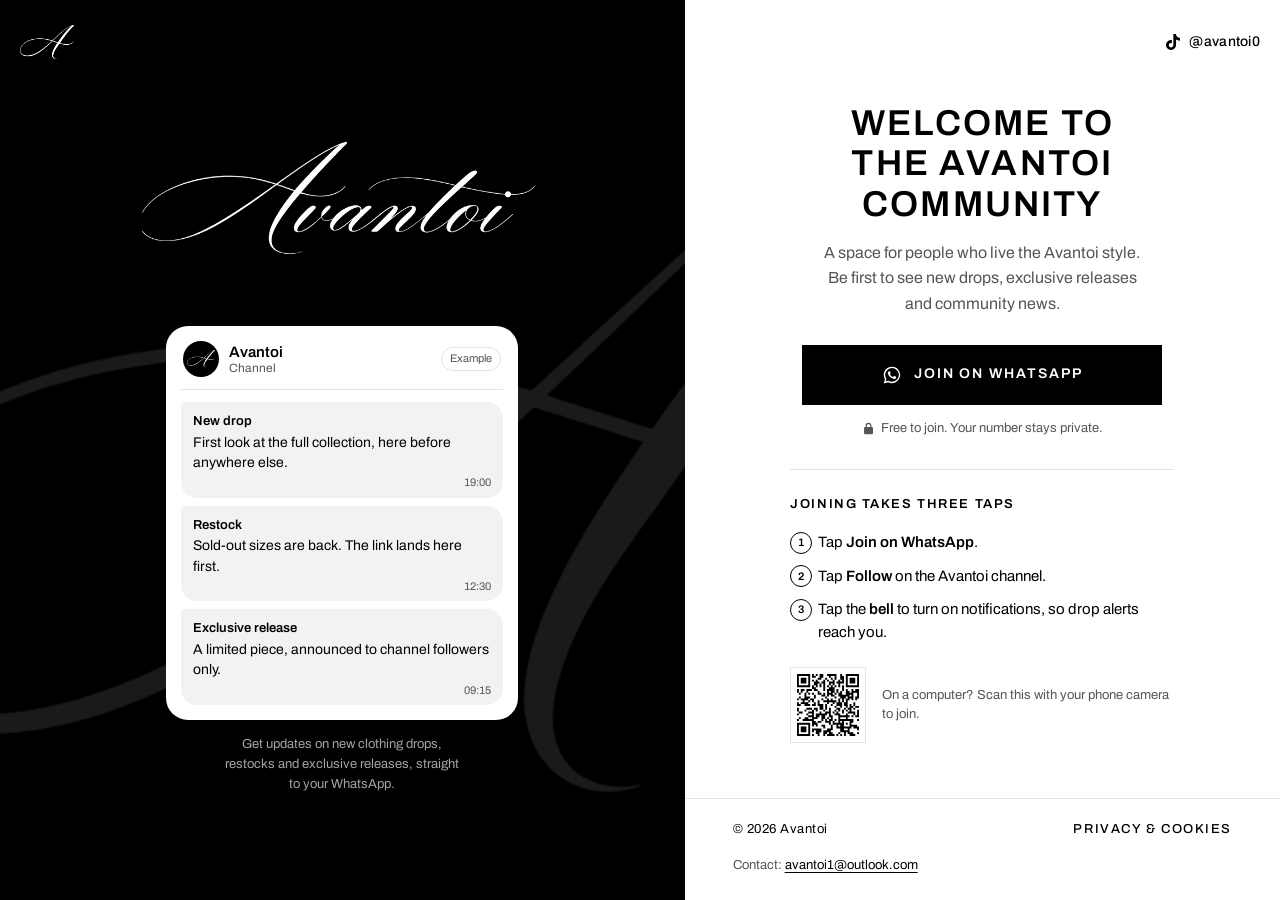
<file: index.html>
<!doctype html>
<html lang="en-GB">
<head>
  <meta charset="utf-8">
  <meta name="viewport" content="width=device-width, initial-scale=1, viewport-fit=cover">
  <title>Avantoi Community | Join Us</title>
  <meta name="description" content="Join the Avantoi community on WhatsApp. Be first to hear about new drops, restocks and exclusive releases.">
  <meta name="theme-color" content="#000000">

  <!-- Your live web address. If your site ends up at a different address, change these three lines. -->
  <link rel="canonical" href="https://avantoi-community.netlify.app/">
  <meta property="og:url" content="https://avantoi-community.netlify.app/">
  <meta property="og:image" content="https://avantoi-community.netlify.app/assets/og-image.jpg">

  <meta property="og:type" content="website">
  <meta property="og:site_name" content="Avantoi">
  <meta property="og:title" content="Avantoi Community | Join Us">
  <meta property="og:description" content="Be first to hear about new drops, restocks and exclusive releases, straight to your WhatsApp.">
  <meta property="og:image:width" content="1200">
  <meta property="og:image:height" content="630">
  <meta property="og:image:alt" content="Avantoi script logo in white on black">
  <meta name="twitter:card" content="summary_large_image">

  <link rel="icon" href="favicon.ico" sizes="any">
  <link rel="icon" type="image/png" sizes="32x32" href="assets/favicon-32.png">
  <link rel="apple-touch-icon" href="assets/apple-touch-icon.png">
  <link rel="stylesheet" href="styles.css">
</head>
<body class="home">
  <a class="skip-link" href="#main">Skip to content</a>

  <svg width="0" height="0" style="position:absolute" aria-hidden="true" focusable="false">
    <symbol id="i-whatsapp" viewBox="0 0 24 24"><path fill="currentColor" d="M12.04 2a9.9 9.9 0 0 0-8.5 15l-1.4 5.1 5.24-1.37A9.9 9.9 0 1 0 12.04 2Zm0 18.13a8.2 8.2 0 0 1-4.19-1.15l-.3-.18-3.1.82.83-3.03-.2-.31a8.23 8.23 0 1 1 6.96 3.85Zm4.52-6.16c-.25-.12-1.47-.72-1.7-.8-.23-.09-.39-.13-.56.12-.16.25-.64.8-.79.97-.14.16-.29.18-.54.06a6.73 6.73 0 0 1-3.35-2.93c-.25-.44.25-.4.72-1.35.08-.16.04-.3-.02-.43-.06-.12-.56-1.34-.76-1.84-.2-.48-.4-.41-.56-.42h-.47a.9.9 0 0 0-.66.31 2.77 2.77 0 0 0-.86 2.06 4.8 4.8 0 0 0 1 2.56c.13.16 1.75 2.67 4.24 3.75 1.58.68 2.2.74 2.98.62.48-.07 1.47-.6 1.68-1.18.2-.58.2-1.08.14-1.18-.06-.1-.22-.17-.47-.29Z"/></symbol>
    <symbol id="i-tiktok" viewBox="0 0 24 24"><path fill="currentColor" d="M12.53.02C13.84 0 15.14.01 16.44 0c.08 1.53.63 3.09 1.75 4.17 1.12 1.11 2.7 1.62 4.24 1.79v4.03c-1.44-.05-2.89-.35-4.2-.97-.57-.26-1.1-.59-1.62-.93-.01 2.92.01 5.84-.02 8.75-.08 1.4-.54 2.79-1.35 3.94-1.31 1.92-3.58 3.17-5.91 3.21-1.43.08-2.86-.31-4.08-1.03-2.02-1.19-3.44-3.37-3.65-5.71-.02-.5-.03-1-.01-1.49.18-1.9 1.12-3.72 2.58-4.96 1.66-1.44 3.98-2.13 6.15-1.72.02 1.48-.04 2.96-.04 4.44-.99-.32-2.15-.23-3.02.37-.63.41-1.11 1.04-1.36 1.75-.21.51-.15 1.07-.14 1.61.24 1.64 1.82 3.02 3.5 2.87 1.12-.01 2.19-.66 2.77-1.61.19-.33.4-.67.41-1.06.1-1.79.06-3.57.07-5.36.01-4.03-.01-8.05.02-12.07Z"/></symbol>
  </svg>

  <header class="masthead">
    <a class="masthead__mark" href="./" aria-label="Avantoi community home">
      <img src="assets/avantoi-monogram-white.png" alt="" width="805" height="496">
    </a>
    <a class="masthead__social" href="https://www.tiktok.com/@avantoi0" target="_blank" rel="noopener noreferrer" aria-label="Avantoi on TikTok, @avantoi0">
      <svg aria-hidden="true" focusable="false"><use href="#i-tiktok"/></svg>
      <span>@avantoi0</span>
    </a>
  </header>

  <div class="stage">
    <section class="night" aria-label="Avantoi">
      <img class="night__monogram" src="assets/avantoi-monogram-white.png" alt="" width="805" height="496">
      <h1 class="night__brand">
        <img class="night__logo" src="assets/avantoi-wordmark-white.png" alt="Avantoi" width="740" height="259">
      </h1>
      <div class="night__slot" id="preview-slot-desktop"></div>
    </section>

    <div class="day">
      <main id="main" class="invite">
        <h2 class="invite__title">Welcome to the Avantoi Community</h2>
        <p class="invite__lede">A space for people who live the Avantoi style. Be first to see new drops, exclusive releases and community news.</p>

        <a class="join" id="join" href="https://www.whatsapp.com/channel/0029VbDlYWfIt5rt3CViUV2s" target="_blank" rel="noopener noreferrer">
          <svg class="join__icon" aria-hidden="true" focusable="false"><use href="#i-whatsapp"/></svg>
          <span>Join on WhatsApp</span>
        </a>
        <p class="invite__assure">
          <svg viewBox="0 0 16 16" aria-hidden="true" focusable="false"><path fill="currentColor" d="M8 1a3.5 3.5 0 0 0-3.5 3.5V6H4a1.5 1.5 0 0 0-1.5 1.5v6A1.5 1.5 0 0 0 4 15h8a1.5 1.5 0 0 0 1.5-1.5v-6A1.5 1.5 0 0 0 12 6h-.5V4.5A3.5 3.5 0 0 0 8 1Zm-2 3.5a2 2 0 1 1 4 0V6H6V4.5Z"/></svg>
          Free to join. Your number stays private.
        </p>

        <!-- Example of what followers receive. Edit the messages to match what you post. -->
        <figure class="preview" id="preview">
          <div class="preview__card">
            <div class="preview__head">
              <span class="preview__avatar"><img src="assets/avantoi-monogram-white.png" alt="" width="805" height="496"></span>
              <span class="preview__name">Avantoi<small>Channel</small></span>
              <span class="preview__tag">Example</span>
            </div>
            <ul class="preview__feed">
              <li class="msg"><strong>New drop</strong>First look at the full collection, here before anywhere else.<time>19:00</time></li>
              <li class="msg"><strong>Restock</strong>Sold-out sizes are back. The link lands here first.<time>12:30</time></li>
              <li class="msg"><strong>Exclusive release</strong>A limited piece, announced to channel followers only.<time>09:15</time></li>
            </ul>
          </div>
          <figcaption class="preview__caption">Get updates on new clothing drops, restocks and exclusive releases, straight to your WhatsApp.</figcaption>
        </figure>

        <section class="steps" aria-labelledby="steps-title">
          <h3 id="steps-title" class="steps__title">Joining takes three taps</h3>
          <ol class="steps__list">
            <li><span class="steps__n" aria-hidden="true">1</span><span>Tap <strong>Join on WhatsApp</strong>.</span></li>
            <li><span class="steps__n" aria-hidden="true">2</span><span>Tap <strong>Follow</strong> on the Avantoi channel.</span></li>
            <li><span class="steps__n" aria-hidden="true">3</span><span>Tap the <strong>bell</strong> to turn on notifications, so drop alerts reach you.</span></li>
          </ol>
        </section>

        <figure class="scan">
          <img class="scan__code" src="assets/whatsapp-qr.svg" alt="QR code that opens the Avantoi WhatsApp channel" width="33" height="33">
          <figcaption>On a computer? Scan this with your phone camera to join.</figcaption>
        </figure>
      </main>

      <footer class="foot">
        <p class="foot__copy">&copy; <span data-year>2026</span> Avantoi</p>
        <a class="foot__link" href="privacy.html">Privacy &amp; cookies</a>
        <p class="foot__contact">Contact: <a href="mailto:avantoi1@outlook.com">avantoi1@outlook.com</a></p>
      </footer>
    </div>
  </div>

  <div class="dock" id="dock" aria-hidden="true">
    <a class="dock__btn" href="https://www.whatsapp.com/channel/0029VbDlYWfIt5rt3CViUV2s" target="_blank" rel="noopener noreferrer" tabindex="-1">
      <svg class="join__icon" aria-hidden="true" focusable="false"><use href="#i-whatsapp"/></svg>
      <span>Join on WhatsApp</span>
    </a>
  </div>

  <script src="script.js" defer></script>
</body>
</html>
</file>
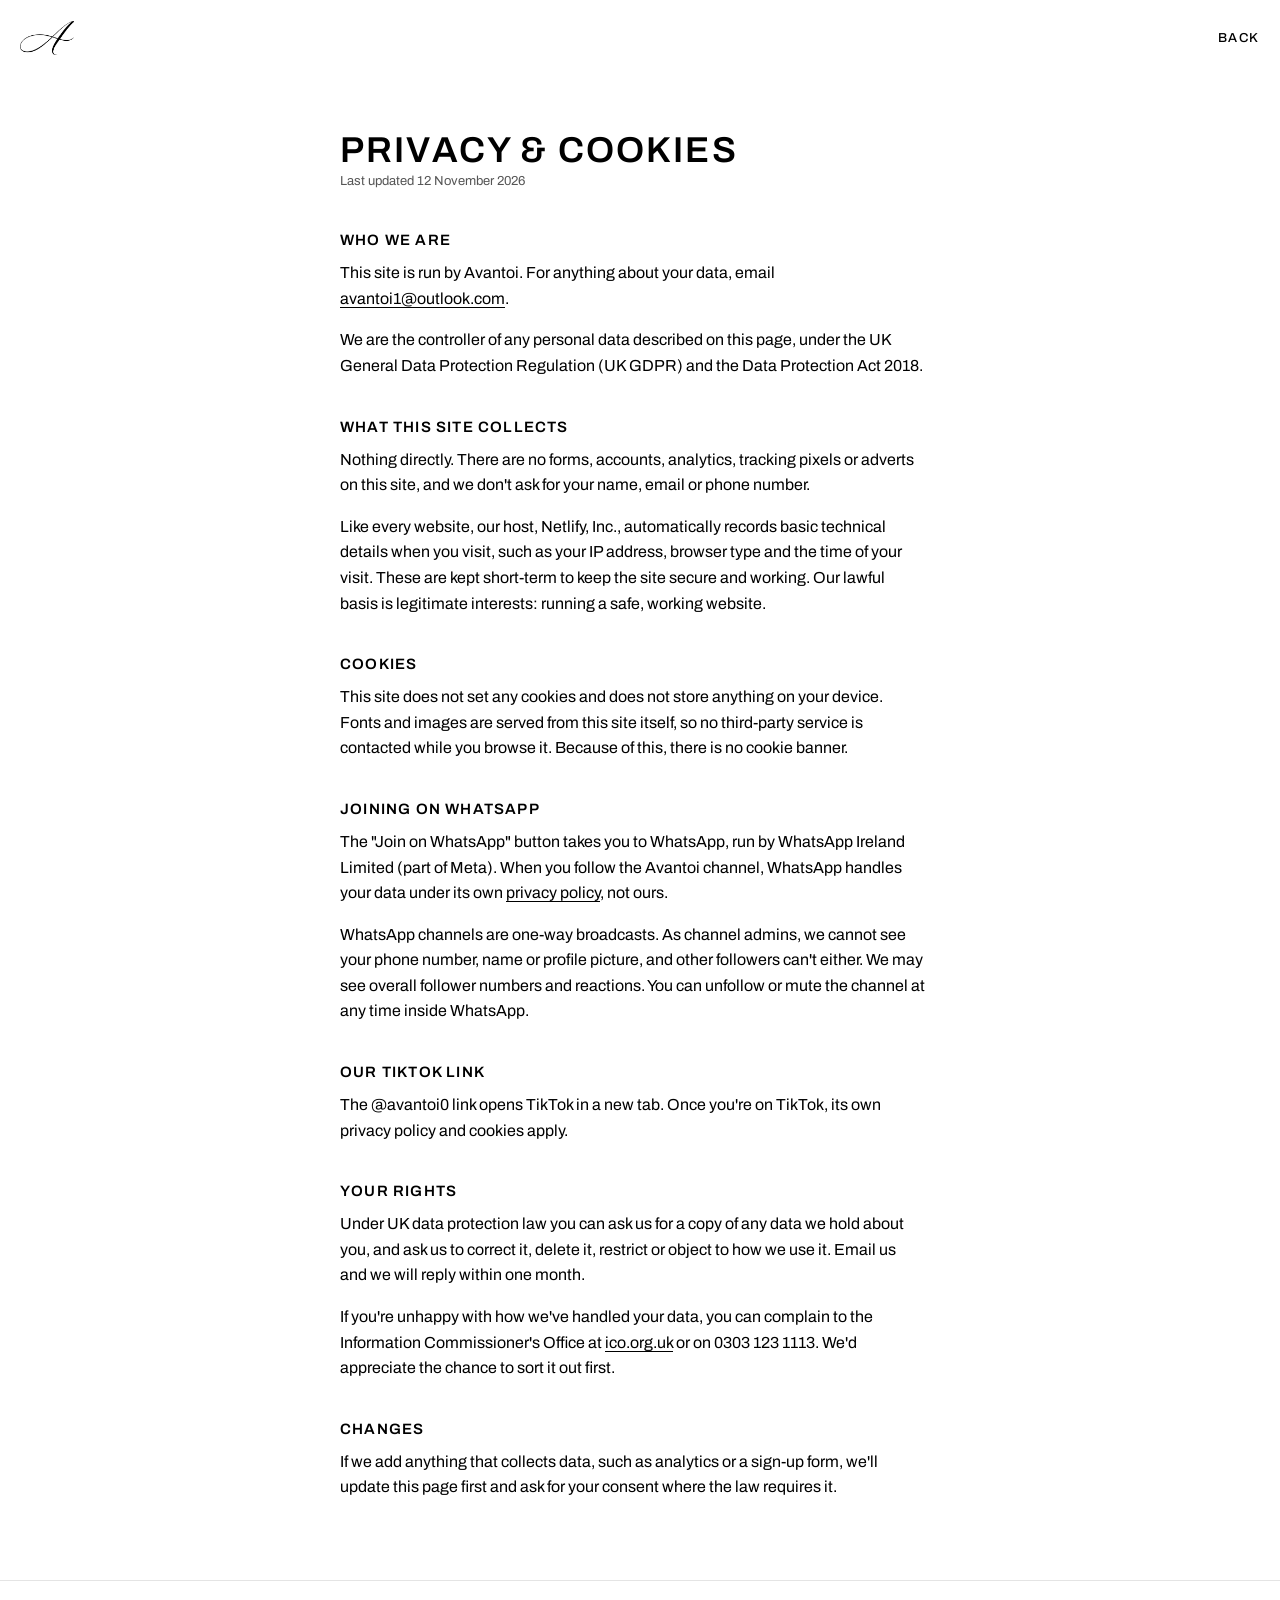
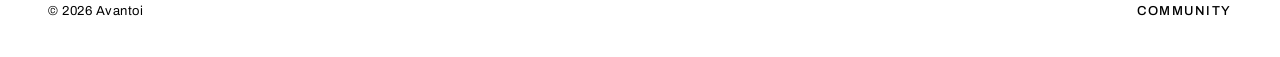
<file: privacy.html>
<!doctype html>
<html lang="en-GB">
<head>
  <meta charset="utf-8">
  <meta name="viewport" content="width=device-width, initial-scale=1, viewport-fit=cover">
  <title>Privacy &amp; Cookies | Avantoi Community</title>
  <meta name="description" content="How the Avantoi community site handles your data and cookies.">
  <meta name="robots" content="noindex">
  <link rel="icon" href="favicon.ico" sizes="any">
  <link rel="icon" type="image/png" sizes="32x32" href="assets/favicon-32.png">
  <link rel="apple-touch-icon" href="assets/apple-touch-icon.png">
  <link rel="stylesheet" href="styles.css">
</head>
<body class="legal-page">
  <a class="skip-link" href="#main">Skip to content</a>

  <header class="bar">
    <a class="bar__mark" href="index.html" aria-label="Back to the Avantoi community page">
      <img src="assets/avantoi-monogram.png" alt="" width="805" height="496">
    </a>
    <a class="bar__link" href="index.html">Back</a>
  </header>

  <main id="main" class="doc">
    <h1 class="doc__title">Privacy &amp; cookies</h1>
    <p class="doc__meta">Last updated 12 November 2026</p>

    <h2>Who we are</h2>
    <p>This site is run by Avantoi. For anything about your data, email <a href="mailto:avantoi1@outlook.com">avantoi1@outlook.com</a>.</p>
    <p>We are the controller of any personal data described on this page, under the UK General Data Protection Regulation (UK GDPR) and the Data Protection Act 2018.</p>

    <h2>What this site collects</h2>
    <p>Nothing directly. There are no forms, accounts, analytics, tracking pixels or adverts on this site, and we don't ask for your name, email or phone number.</p>
    <p>Like every website, our host, Netlify, Inc., automatically records basic technical details when you visit, such as your IP address, browser type and the time of your visit. These are kept short-term to keep the site secure and working. Our lawful basis is legitimate interests: running a safe, working website.</p>

    <h2>Cookies</h2>
    <p>This site does not set any cookies and does not store anything on your device. Fonts and images are served from this site itself, so no third-party service is contacted while you browse it. Because of this, there is no cookie banner.</p>

    <h2>Joining on WhatsApp</h2>
    <p>The "Join on WhatsApp" button takes you to WhatsApp, run by WhatsApp Ireland Limited (part of Meta). When you follow the Avantoi channel, WhatsApp handles your data under its own <a href="https://www.whatsapp.com/legal/privacy-policy" target="_blank" rel="noopener noreferrer">privacy policy</a>, not ours.</p>
    <p>WhatsApp channels are one-way broadcasts. As channel admins, we cannot see your phone number, name or profile picture, and other followers can't either. We may see overall follower numbers and reactions. You can unfollow or mute the channel at any time inside WhatsApp.</p>

    <h2>Our TikTok link</h2>
    <p>The @avantoi0 link opens TikTok in a new tab. Once you're on TikTok, its own privacy policy and cookies apply.</p>

    <h2>Your rights</h2>
    <p>Under UK data protection law you can ask us for a copy of any data we hold about you, and ask us to correct it, delete it, restrict or object to how we use it. Email us and we will reply within one month.</p>
    <p>If you're unhappy with how we've handled your data, you can complain to the Information Commissioner's Office at <a href="https://ico.org.uk/make-a-complaint/" target="_blank" rel="noopener noreferrer">ico.org.uk</a> or on 0303 123 1113. We'd appreciate the chance to sort it out first.</p>

    <h2>Changes</h2>
    <p>If we add anything that collects data, such as analytics or a sign-up form, we'll update this page first and ask for your consent where the law requires it.</p>
  </main>

  <footer class="foot">
    <p class="foot__copy">&copy; <span data-year>2026</span> Avantoi</p>
    <a class="foot__link" href="index.html">Community</a>
  </footer>

  <script src="script.js" defer></script>
</body>
</html>
</file>
<file: styles.css>
/* Avantoi Community
   The brand's logo is white script on black, so the page is split in two:
   Night (black) holds the brand, Day (white) holds the invitation and the button.
   One typeface, Archivo: tracked capitals for headings, sentence case for reading. */

@font-face {
  font-family: "Archivo";
  src: url("assets/fonts/archivo-latin-var.woff2") format("woff2");
  font-weight: 100 900;
  font-style: normal;
  font-display: swap;
}

:root {
  --paper: #ffffff;
  --ink: #000000;
  --ink-hover: #2b2b2b;
  --graphite: #555555;   /* secondary text on white, 7.4:1 */
  --ash: #a3a3a3;        /* secondary text on black, 8.6:1 */
  --hairline: #e4e4e4;
  --mist: #f2f2f2;       /* message bubbles */

  --font: "Archivo", "Helvetica Neue", Helvetica, Arial, system-ui, sans-serif;

  --step-xs: 0.75rem;    /* 12px small print */
  --step-s: 0.8125rem;   /* 13px links, notes */
  --step-0: 1rem;        /* 16px body */
  --step-title: clamp(1.375rem, 1.05rem + 1.5vw, 2.25rem);

  --gutter: max(1.25rem, env(safe-area-inset-left, 0px));
  --gutter-r: max(1.25rem, env(safe-area-inset-right, 0px));
}

*,
*::before,
*::after { box-sizing: border-box; }

html { -webkit-text-size-adjust: 100%; }

body {
  margin: 0;
  background: var(--paper);
  color: var(--ink);
  font-family: var(--font);
  font-size: var(--step-0);
  line-height: 1.6;
  -webkit-font-smoothing: antialiased;
  text-rendering: optimizeLegibility;
}

img { display: block; max-width: 100%; height: auto; }
a { color: inherit; }
strong { font-weight: 600; }

:focus-visible { outline: 2px solid currentColor; outline-offset: 4px; }

.skip-link {
  position: absolute;
  left: var(--gutter);
  top: -100px;
  z-index: 20;
  padding: 0.75rem 1rem;
  background: var(--paper);
  color: var(--ink);
}
.skip-link:focus { top: 0.75rem; }

/* Small text links (privacy page header, footers) */
.bar__link,
.foot__link {
  display: inline-flex;
  align-items: center;
  min-height: 44px;
  font-size: var(--step-s);
  font-weight: 500;
  letter-spacing: 0.12em;
  text-transform: uppercase;
  text-decoration: none;
}
.bar__link:hover,
.foot__link:hover { text-decoration: underline; text-underline-offset: 0.3em; }

/* =================== HOME =================== */

.masthead {
  position: absolute;
  inset: 0 0 auto;
  z-index: 5;
  display: flex;
  align-items: center;
  justify-content: space-between;
  padding: max(0.875rem, env(safe-area-inset-top, 0px)) var(--gutter-r) 0 var(--gutter);
  color: var(--paper);
}
.masthead__mark { display: inline-flex; align-items: center; min-height: 44px; }
.masthead__mark img { width: 44px; }

.masthead__social {
  display: inline-flex;
  align-items: center;
  gap: 0.5rem;
  min-height: 44px;
  font-size: 0.875rem;
  font-weight: 500;
  letter-spacing: 0.02em;
  text-decoration: none;
}
.masthead__social svg { width: 1rem; height: 1rem; flex: none; }
.masthead__social:hover span { text-decoration: underline; text-underline-offset: 0.3em; }

/* ---------- Night: the brand panel ---------- */
.night {
  position: relative;
  overflow: hidden;
  display: grid;
  place-items: center;
  min-height: 46vh;
  min-height: 46svh;
  padding: 5rem var(--gutter-r) 3.5rem var(--gutter);
  background: var(--ink);
  color: var(--paper);
}

/* The monogram at architectural scale, cropped by the panel edge */
.night__monogram {
  position: absolute;
  width: 250%;
  max-width: none;
  right: -95%;
  top: -4%;
  opacity: 0.1;
  pointer-events: none;
}

.night__brand { position: relative; margin: 0; }

/* The script is "written" left to right on load */
.night__logo {
  width: min(84vw, 400px);
  animation: write 1.5s cubic-bezier(0.55, 0.1, 0.25, 1) 0.15s both;
}

.night__slot:empty { display: none; }

/* ---------- Day: the invitation ---------- */
.day {
  display: flex;
  flex-direction: column;
}

.invite {
  display: flex;
  flex-direction: column;
  align-items: center;
  text-align: center;
  width: 100%;
  max-width: 32rem;
  margin: 0 auto;
  padding: 2.5rem var(--gutter-r) 3rem var(--gutter);
  animation: settle 0.7s ease-out 0.7s both;
}

.invite__title {
  margin: 0;
  max-width: 18ch;
  font-size: var(--step-title);
  font-weight: 600;
  line-height: 1.12;
  letter-spacing: 0.06em;
  text-transform: uppercase;
  text-wrap: balance;
}

.invite__lede {
  margin: 1rem 0 0;
  max-width: 36ch;
  color: var(--graphite);
  text-wrap: pretty;
}

/* The Join buttons (main and phone bar) */
.join,
.dock__btn {
  display: flex;
  align-items: center;
  justify-content: center;
  gap: 0.75rem;
  background: var(--ink);
  color: var(--paper);
  font-size: 0.875rem;
  font-weight: 600;
  letter-spacing: 0.14em;
  text-transform: uppercase;
  text-decoration: none;
  -webkit-tap-highlight-color: transparent;
}
.join:focus-visible,
.dock__btn:focus-visible { outline-color: var(--ink); }
.join__icon { width: 1.25rem; height: 1.25rem; flex: none; }

.join {
  position: relative;
  isolation: isolate;
  overflow: hidden;
  width: 100%;
  min-height: 60px;
  margin-top: 1.75rem;
  padding: 0 2rem;
  transition: background-color 0.2s ease, transform 0.2s ease;
}
.join:hover { background: var(--ink-hover); transform: translateY(-2px); }
.join:active { transform: translateY(0) scale(0.99); }

/* One sweep of light across the button, right after the logo finishes */
.join::after {
  content: "";
  position: absolute;
  inset: 0;
  z-index: -1;
  background: linear-gradient(105deg, transparent 35%, rgba(255, 255, 255, 0.28) 50%, transparent 65%);
  transform: translateX(-120%);
  animation: sheen 1.1s ease-in-out 2s 1 both;
}

.invite__assure {
  display: flex;
  align-items: center;
  justify-content: center;
  gap: 0.4rem;
  margin: 0.875rem 0 0;
  font-size: var(--step-s);
  line-height: 1.45;
  color: var(--graphite);
}
.invite__assure svg { width: 0.8125rem; height: 0.8125rem; flex: none; }

/* Channel preview: what followers receive */
.preview {
  width: 100%;
  max-width: 22rem;
  margin: 2.25rem 0 0;
}
.preview__card {
  padding: 0.875rem;
  border: 1px solid var(--hairline);
  border-radius: 22px;
  background: var(--paper);
  color: var(--ink);
  text-align: left;
}
.preview__head {
  display: flex;
  align-items: center;
  gap: 0.625rem;
  padding: 0 0.125rem 0.75rem;
  border-bottom: 1px solid var(--hairline);
}
.preview__avatar {
  display: grid;
  place-items: center;
  width: 2.25rem;
  height: 2.25rem;
  flex: none;
  border-radius: 50%;
  background: var(--ink);
}
.preview__avatar img { width: 1.75rem; }
.preview__name {
  display: flex;
  flex-direction: column;
  font-size: 0.9375rem;
  font-weight: 600;
  line-height: 1.2;
}
.preview__name small { font-size: var(--step-xs); font-weight: 400; color: var(--graphite); }
.preview__tag {
  margin-left: auto;
  padding: 0.125rem 0.5rem;
  border: 1px solid var(--hairline);
  border-radius: 999px;
  font-size: 0.6875rem;
  color: var(--graphite);
}
.preview__feed {
  display: grid;
  gap: 0.5rem;
  margin: 0.75rem 0 0;
  padding: 0;
  list-style: none;
}
.msg {
  padding: 0.625rem 0.75rem 0.4rem;
  border-radius: 4px 16px 16px 16px;
  background: var(--mist);
  font-size: 0.875rem;
  line-height: 1.45;
}
.msg strong { display: block; margin-bottom: 0.125rem; font-size: 0.8125rem; }
.msg time {
  display: block;
  margin-top: 0.125rem;
  text-align: right;
  font-size: 0.6875rem;
  color: var(--graphite);
  font-variant-numeric: tabular-nums;
}
.preview__caption {
  margin: 0.875rem auto 0;
  max-width: 34ch;
  font-size: var(--step-s);
  line-height: 1.55;
  color: var(--graphite);
  text-align: center;
}

/* Messages arrive one by one (class added by script.js only when motion is allowed) */
.preview.is-waiting .msg { opacity: 0; transform: translateY(10px) scale(0.98); }
.preview.is-in .msg {
  opacity: 1;
  transform: none;
  transition: opacity 0.45s ease, transform 0.45s cubic-bezier(0.2, 0.8, 0.2, 1);
}
.preview.is-in .msg:nth-child(2) { transition-delay: 0.7s; }
.preview.is-in .msg:nth-child(3) { transition-delay: 1.4s; }

/* How to join: a real sequence, so it is numbered */
.steps {
  width: 100%;
  margin-top: 2.75rem;
  padding-top: 1.75rem;
  border-top: 1px solid var(--hairline);
  text-align: left;
}
.steps__title {
  margin: 0 0 1rem;
  font-size: var(--step-s);
  font-weight: 600;
  letter-spacing: 0.12em;
  text-transform: uppercase;
}
.steps__list {
  display: grid;
  gap: 0.875rem;
  margin: 0;
  padding: 0;
  list-style: none;
  font-size: 0.9375rem;
  line-height: 1.5;
}
.steps__list li {
  display: grid;
  grid-template-columns: 1.75rem 1fr;
  align-items: baseline;
}
.steps__n {
  display: inline-grid;
  place-items: center;
  width: 1.375rem;
  height: 1.375rem;
  border: 1px solid var(--ink);
  border-radius: 50%;
  font-size: 0.6875rem;
  font-weight: 600;
  line-height: 1;
  font-variant-numeric: tabular-nums;
  transform: translateY(-1px);
}

/* QR code: only shown on computers */
.scan { display: none; }

/* ---------- footer ---------- */
.foot {
  display: grid;
  grid-template-columns: 1fr auto;
  align-items: center;
  column-gap: 1.5rem;
  margin-top: auto;
  padding: 0.5rem var(--gutter-r) max(1.5rem, env(safe-area-inset-bottom, 0px)) var(--gutter);
  border-top: 1px solid var(--hairline);
  font-size: var(--step-s);
}
.foot__copy { margin: 0; letter-spacing: 0.04em; }
.foot__contact {
  grid-column: 1 / -1;
  margin: 0.25rem 0 0;
  color: var(--graphite);
}
.foot__contact a {
  display: inline-block;
  padding: 0.9375rem 0;  /* 44px tap target without moving the layout */
  margin: -0.9375rem 0;
  color: var(--ink);
  text-underline-offset: 0.2em;
}
/* room so the phone join bar never covers the footer */
.home .foot { padding-bottom: calc(max(1.5rem, env(safe-area-inset-bottom, 0px)) + 80px); }

/* ---------- phone join bar ---------- */
.dock {
  position: fixed;
  inset: auto 0 0;
  z-index: 10;
  padding: 0.625rem var(--gutter-r) max(0.625rem, env(safe-area-inset-bottom, 0px)) var(--gutter);
  background: var(--paper);
  border-top: 1px solid var(--hairline);
  transform: translateY(110%);
  transition: transform 0.3s cubic-bezier(0.2, 0.8, 0.2, 1);
}
.dock.is-shown { transform: none; }
.dock__btn { min-height: 56px; }

/* ---------- tablet ---------- */
@media (min-width: 640px) {
  .night { min-height: 52vh; min-height: 52svh; padding-top: 6rem; }
  .night__monogram { width: 175%; right: -55%; top: -10%; }
  .night__logo { width: 460px; }
  .join { display: inline-flex; width: auto; min-width: 360px; }
  .steps { max-width: 26rem; }
}

/* ---------- desktop: the split ---------- */
@media (min-width: 900px) {
  .stage {
    display: grid;
    grid-template-columns: 1.15fr 1fr;
    min-height: 100vh;
    min-height: 100svh;
  }

  /* the mark sits on black, the TikTok link on white */
  .masthead { color: var(--ink); padding-top: 1.25rem; }
  .masthead__mark { color: var(--paper); }
  .masthead__mark img { width: 54px; }

  .night {
    position: sticky;
    top: 0;
    height: 100vh;
    height: 100svh;
    min-height: 0;
    display: flex;
    flex-direction: column;
    align-items: center;
    justify-content: center;
    gap: clamp(2rem, 5vh, 3.5rem);
    padding: 6rem 3rem 4rem;
  }
  .night__monogram { width: 175%; right: -48%; top: 6%; }
  .night__logo { width: min(32vw, 520px); }
  .night__slot { position: relative; width: 100%; display: flex; justify-content: center; }
  .night .preview { margin: 0; }
  .night .preview__card { border-color: transparent; }
  .night .preview__caption { color: var(--ash); }

  .day { min-height: 100vh; min-height: 100svh; }
  .invite {
    flex: 1;
    justify-content: center;
    max-width: 34rem;
    padding: 5.5rem 3rem 2.5rem;
  }

  .steps { max-width: 24rem; margin-top: 2rem; padding-top: 1.5rem; }
  .steps__list { gap: 0.625rem; }

  .scan {
    display: flex;
    align-items: center;
    gap: 1rem;
    width: 100%;
    max-width: 24rem;
    margin: 1.5rem 0 0;
    text-align: left;
    font-size: var(--step-s);
    line-height: 1.5;
    color: var(--graphite);
  }
  .scan__code {
    width: 76px;
    flex: none;
    padding: 6px;
    border: 1px solid var(--hairline);
    image-rendering: pixelated;
  }

  .foot { padding-left: 3rem; padding-right: 3rem; }
  .home .foot { padding-bottom: 1.5rem; }
  .dock { display: none; }
}

@media (min-width: 1440px) {
  .invite__lede { font-size: 1.0625rem; }
}

/* ---------- motion ---------- */
@keyframes write {
  from { clip-path: inset(0 100% 0 0); }
  to { clip-path: inset(0 0 0 0); }
}
@keyframes sheen {
  to { transform: translateX(120%); }
}
@keyframes settle {
  from { opacity: 0; transform: translateY(8px); }
  to { opacity: 1; transform: none; }
}

@media (prefers-reduced-motion: reduce) {
  .night__logo,
  .invite,
  .join::after { animation: none; }
  .join,
  .dock { transition: none; }
  .join:hover { transform: none; }
}

/* =================== PRIVACY PAGE =================== */

.legal-page {
  display: grid;
  grid-template-rows: auto 1fr auto;
  min-height: 100vh;
}

.bar {
  display: flex;
  align-items: center;
  justify-content: space-between;
  padding: max(1rem, env(safe-area-inset-top, 0px)) var(--gutter-r) 1rem var(--gutter);
}
.bar__mark { display: inline-flex; align-items: center; min-height: 44px; }
.bar__mark img { width: 46px; }

.doc {
  width: 100%;
  max-width: 40rem;
  margin: 0 auto;
  padding: clamp(2rem, 6vh, 4rem) var(--gutter-r) 4rem var(--gutter);
}
.doc__title {
  margin: 0;
  font-size: var(--step-title);
  font-weight: 600;
  line-height: 1.15;
  letter-spacing: 0.06em;
  text-transform: uppercase;
}
.doc__meta { margin: 0.5rem 0 2.5rem; font-size: var(--step-s); color: var(--graphite); }
.doc h2 {
  margin: 2.25rem 0 0.5rem;
  font-size: 0.9375rem;
  font-weight: 600;
  letter-spacing: 0.08em;
  text-transform: uppercase;
}
.doc p { margin: 0 0 1rem; max-width: 65ch; }
.doc a { text-underline-offset: 0.2em; }

@media (min-width: 1024px) {
  .bar__mark img { width: 54px; }
}
</file>
